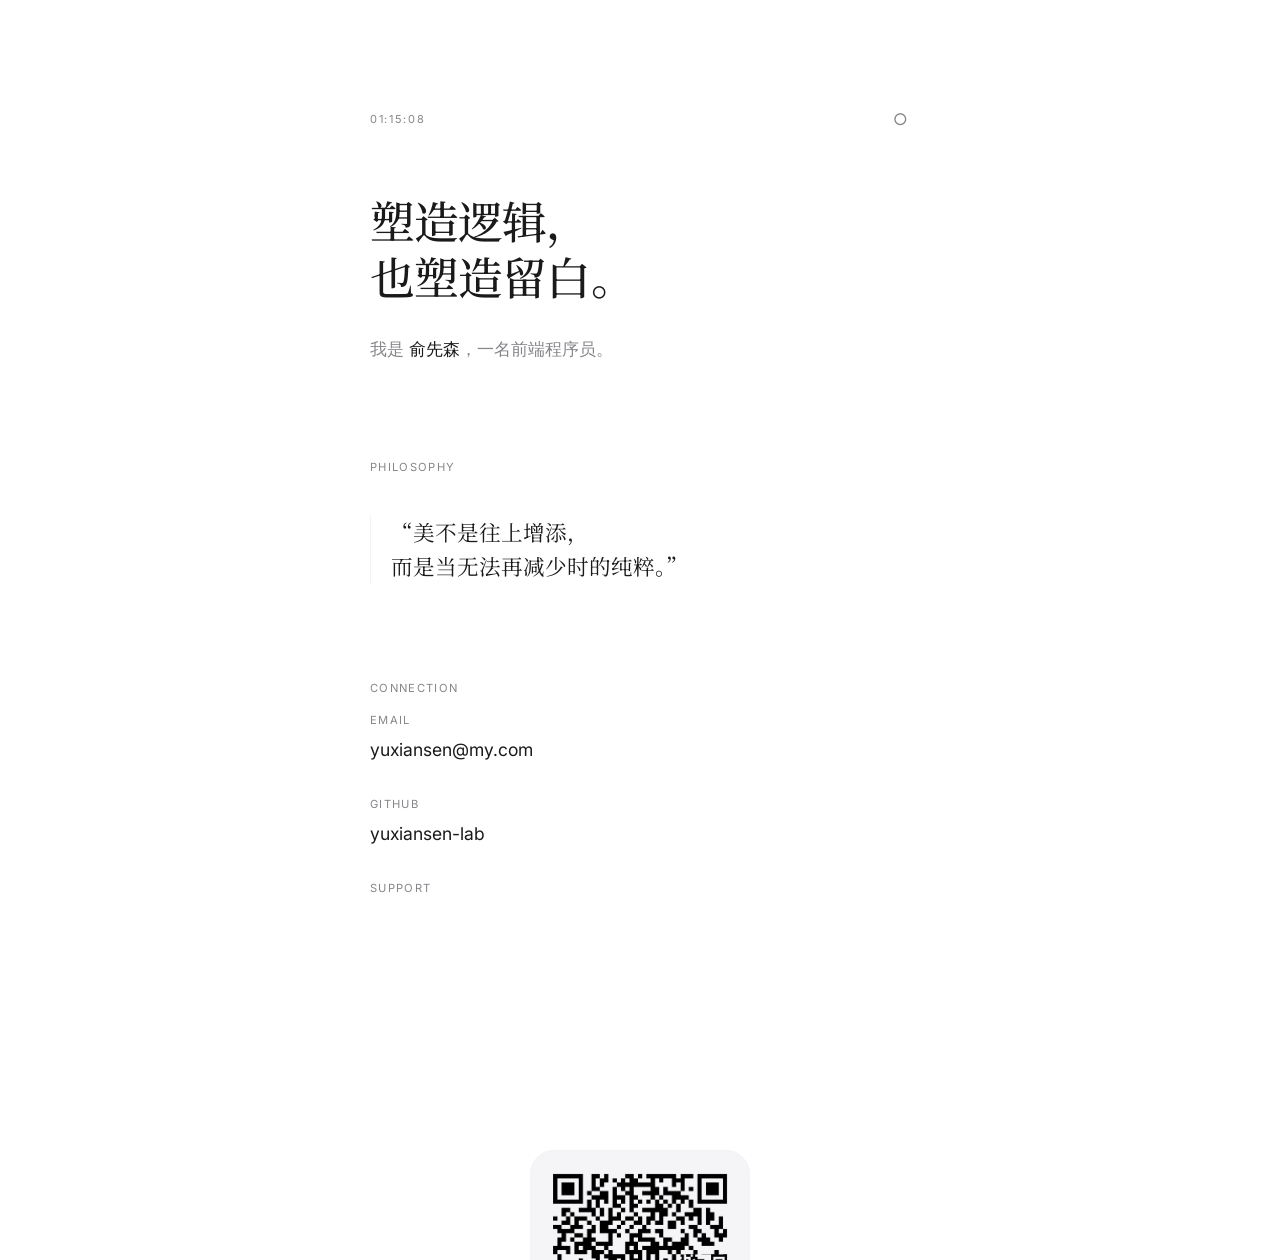
<file: index.html>
<!DOCTYPE html>
<html lang="zh-CN">
<head>
    <meta charset="UTF-8">
    <meta name="viewport" content="width=device-width, initial-scale=1.0, maximum-scale=1.0, user-scalable=no">
    <title>Quiet | Archive</title>
    <link href="https://fonts.googleapis.com/css2?family=Inter:wght@300;400;500&family=Noto+Serif+SC:wght@500;700&display=swap" rel="stylesheet">
    <style>
        :root {
            --bg: #ffffff;
            --main: #1a1a1a;
            --sub: #86868b;
            --accent: #0071e3;
            --line: #f2f2f7;
            --apple-ease: cubic-bezier(0.2, 0.8, 0.2, 1);
            --modal-ease: cubic-bezier(0.32, 1, 0.24, 1);
        }

        /* 统一黑暗模式类 */
        body.dark {
            --bg: #000000;
            --main: #f5f5f7;
            --sub: #86868b;
            --line: #1c1c1e;
        }

        * { margin: 0; padding: 0; box-sizing: border-box; -webkit-tap-highlight-color: transparent; }
        
        body {
            background-color: var(--bg);
            color: var(--main);
            font-family: 'Inter', -apple-system, sans-serif;
            transition: background-color 0.8s var(--apple-ease), color 0.8s var(--apple-ease);
            line-height: 1.6;
            overflow-x: hidden;
            /* 防止弹窗时抖动 */
            height: 100%;
        }

        /* 锁定背景滚动 */
        body.locked { overflow: hidden; }

        .serif { font-family: 'Noto Serif SC', serif; }

        .container {
            max-width: 600px;
            margin: 0 auto;
            padding: 12vh 30px 10vh;
        }

        /* 渐进显现动画 */
        .reveal {
            opacity: 0;
            transform: translateY(24px);
            animation: appleReveal 1.2s var(--apple-ease) forwards;
        }
        @keyframes appleReveal { to { opacity: 1; transform: translateY(0); } }

        .meta-header {
            font-size: 11px;
            letter-spacing: 0.15em;
            color: var(--sub);
            text-transform: uppercase;
            margin-bottom: 60px;
            display: flex;
            justify-content: space-between;
            align-items: center;
        }

        .theme-toggle {
            cursor: pointer;
            width: 24px; height: 24px;
            display: flex; align-items: center; justify-content: flex-end;
            font-size: 16px;
            transition: transform 0.5s var(--apple-ease);
        }
        .theme-toggle:active { transform: scale(0.8); }

        /* 交互区 */
        .interactive-area {
            position: relative;
            cursor: pointer;
            display: inline-block;
            margin-bottom: 8px;
        }

        .hash-tag {
            position: absolute; left: -28px; color: var(--accent);
            font-weight: 300; opacity: 0; transform: translateX(8px);
            transition: all 0.4s var(--apple-ease);
        }
        .is-active .hash-tag { opacity: 1; transform: translateX(0); }

        header { margin-bottom: 10vh; }
        h1 { font-size: clamp(2rem, 7vw, 2.8rem); line-height: 1.25; font-weight: 500; letter-spacing: -0.02em; }

        .philosophy { margin-bottom: 10vh; }
        .philosophy blockquote {
            font-size: 1.35rem; margin: 24px 0; padding-left: 20px;
            border-left: 1px solid var(--line);
            transition: border-color 0.8s var(--apple-ease);
        }

        /* 列表部分 */
        .contact-list { display: flex; flex-direction: column; gap: 32px; }
        .contact-item { text-decoration: none; color: inherit; display: block; }
        
        .label { display: block; font-size: 0.7rem; letter-spacing: 0.12em; color: var(--sub); text-transform: uppercase; margin-bottom: 6px; }
        .value { font-size: 1.1rem; font-weight: 400; transition: opacity 0.3s var(--apple-ease); }
        .contact-item:active .value { opacity: 0.4; }

        /* 全屏幕布：修复层级和溢出 */
        #full-sponsor {
            position: fixed;
            top: 0; left: 0; width: 100%; height: 100%;
            background-color: var(--bg);
            z-index: 2000;
            display: flex;
            flex-direction: column;
            align-items: center; justify-content: center;
            transform: translateY(100%);
            transition: transform 0.8s var(--modal-ease);
            /* 解决移动端点击穿透 */
            pointer-events: none;
        }

        #full-sponsor.active { 
            transform: translateY(0); 
            pointer-events: auto;
        }

        .sponsor-inner { 
            text-align: center; 
            width: 100%;
            padding: 40px;
        }

        .qr-placeholder {
            width: 220px; height: 220px;
            margin: 0 auto 32px;
            background: #f5f5f7;
            border-radius: 24px;
            display: flex; align-items: center; justify-content: center;
            overflow: hidden;
            border: 1px solid var(--line);
        }
        
        .qr-placeholder img {
            width: 85%; height: 85%;
            object-fit: contain;
            /* 黑白滤镜增强高级感 */
            filter: grayscale(1);
            mix-blend-mode: multiply;
        }

        .close-curtain {
            margin-top: 48px;
            font-size: 12px;
            letter-spacing: 0.2em;
            color: var(--sub);
            text-transform: uppercase;
            cursor: pointer;
            padding: 10px;
        }

        footer { margin-top: 15vh; font-size: 0.75rem; color: var(--sub); opacity: 0.8; }

        @media (max-width: 600px) {
            .hash-tag { display: none; } /* 移动端去掉悬浮的 # 避免排版问题 */
            .container { padding-top: 10vh; }
        }
    </style>
</head>
<body id="body">

    <div class="container">
        <div class="meta-header reveal">
            <span id="clock">00:00:00</span>
            <span class="theme-toggle" onclick="toggleTheme()">○</span>
        </div>

        <header class="reveal" style="animation-delay: 0.1s;">
            <div class="interactive-area" onclick="handleActive(this)">
                <span class="hash-tag">#</span>
                <h1 class="serif">塑造逻辑，<br>也塑造留白。</h1>
            </div>
            <p style="color: var(--sub); margin-top: 24px; font-size: 1.05rem;">我是 <span style="color:var(--main)">俞先森</span>，一名前端程序员。</p>
        </header>

        <section class="philosophy reveal" style="animation-delay: 0.2s;">
            <div class="interactive-area" onclick="handleActive(this)">
                <span class="hash-tag">#</span>
                <span class="label">Philosophy</span>
            </div>
            <blockquote class="serif">“美不是往上增添，<br>而是当无法再减少时的纯粹。”</blockquote>
        </section>

        <section class="reveal" style="animation-delay: 0.3s;">
            <div class="interactive-area" onclick="handleActive(this)">
                <span class="hash-tag">#</span>
                <span class="label">Connection</span>
            </div>
            
            <div class="contact-list">
                <a href="mailto:yuxiansen@my.com" class="contact-item">
                    <span class="label">Email</span>
                    <span class="value">yuxiansen@my.com</span>
                </a>

                <a href="https://github.com/yuxiansen-lab" target="_blank" class="contact-item">
                    <span class="label">Github</span>
                    <span class="value">yuxiansen-lab</span>
                </a>

                <div class="contact-item" onclick="openSponsor()">
                    <span class="label">Support</span>
                    <span class="value">赞助我的创作</span>
                </div>

                <div class="contact-item" onclick="copyLink(this)">
                    <span class="label">Share</span>
                    <span class="value" id="share-text">复制主页链接</span>
                </div>
            </div>
        </section>

        <footer class="reveal" style="animation-delay: 0.4s;">
            <p>© 2026 Crafted with Intention.</p>
        </footer>
    </div>

    <div id="full-sponsor">
        <div class="sponsor-inner">
            <div class="qr-placeholder">
                <img src="/PayQrcode.png" alt="QR CODE" onerror="this.style.display='none';this.parentNode.innerText='QR CODE MISSING'">
            </div>
            <p class="serif" style="font-size: 1.2rem; margin-bottom: 8px;">感谢这份认可</p>
            <p style="font-size: 0.85rem; color: var(--sub);">保持简单，保持纯粹</p>
            <div class="close-curtain" onclick="closeSponsor()">Dismiss — 关闭</div>
        </div>
    </div>

    <script>
        // 初始化时钟
        function updateClock() {
            const now = new Date();
            document.getElementById('clock').innerText = now.toTimeString().split(' ')[0];
        }
        setInterval(updateClock, 1000);
        updateClock();

        // 主题切换：逻辑修复
        function toggleTheme() {
            const body = document.body;
            const toggleIcon = document.querySelector('.theme-toggle');
            
            body.classList.toggle('dark');
            
            if (body.classList.contains('dark')) {
                toggleIcon.innerText = '●';
                localStorage.setItem('theme', 'dark');
            } else {
                toggleIcon.innerText = '○';
                localStorage.setItem('theme', 'light');
            }
        }

        // 恢复用户主题偏好
        if (localStorage.getItem('theme') === 'dark' || 
           (!localStorage.getItem('theme') && window.matchMedia('(prefers-color-scheme: dark)').matches)) {
            document.body.classList.add('dark');
            document.querySelector('.theme-toggle').innerText = '●';
        }

        // 交互激活
        function handleActive(el) {
            const currentActive = document.querySelector('.is-active');
            if (currentActive === el) {
                el.classList.remove('is-active');
            } else {
                if (currentActive) currentActive.classList.remove('is-active');
                el.classList.add('is-active');
            }
        }

        // 弹窗逻辑：增加滚动锁定
        const sponsorModal = document.getElementById('full-sponsor');
        function openSponsor() {
            sponsorModal.classList.add('active');
            document.body.classList.add('locked');
            const currentActive = document.querySelector('.is-active');
            if (currentActive) currentActive.classList.remove('is-active');
        }

        function closeSponsor() {
            sponsorModal.classList.remove('active');
            document.body.classList.remove('locked');
        }

        // 优雅分享
        function copyLink(el) {
            const shareText = document.getElementById('share-text');
            if (shareText.innerText.includes('Copied')) return; 

            navigator.clipboard.writeText(window.location.href).then(() => {
                const originalText = shareText.innerText;
                shareText.style.opacity = '0';
                
                setTimeout(() => {
                    shareText.innerText = '已复制 Link Copied';
                    shareText.style.color = 'var(--accent)';
                    shareText.style.opacity = '1';
                    
                    setTimeout(() => {
                        shareText.style.opacity = '0';
                        setTimeout(() => {
                            shareText.innerText = originalText;
                            shareText.style.color = 'inherit';
                            shareText.style.opacity = '1';
                        }, 300);
                    }, 2000);
                }, 300);
            });
        }
    </script>
</body>
</html>
</file>
